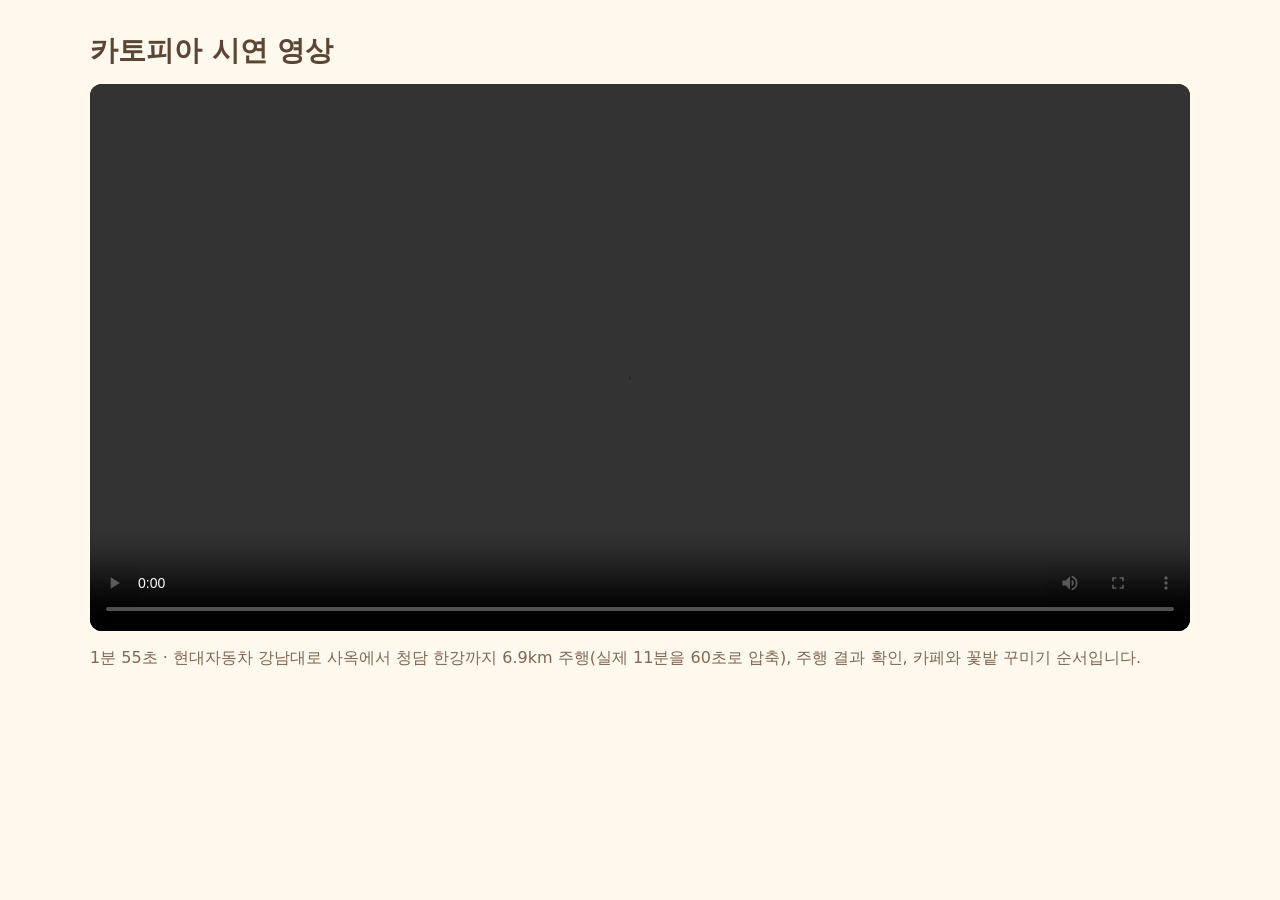
<file: docs/demo/index.html>
<!doctype html>
<html lang="ko">
<meta charset="utf-8">
<meta name="viewport" content="width=device-width, initial-scale=1">
<title>카토피아 시연 영상</title>
<style>
  body { margin: 0; background: #FFF8EC; color: #5B4636; font-family: system-ui, -apple-system, "Apple SD Gothic Neo", "Noto Sans KR", sans-serif; }
  main { max-width: 1100px; margin: 0 auto; padding: 32px 16px 48px; display: grid; gap: 14px; }
  h1 { margin: 0; font-size: 28px; }
  video { width: 100%; aspect-ratio: 1280 / 636; background: #000; border-radius: 12px; }
  p { margin: 0; color: #7E6855; line-height: 1.6; }
</style>
<main>
  <h1>카토피아 시연 영상</h1>
  <video src="cartopia_demo.mp4" controls playsinline preload="metadata"></video>
  <p>1분 55초 · 현대자동차 강남대로 사옥에서 청담 한강까지 6.9km 주행(실제 11분을 60초로 압축), 주행 결과 확인, 카페와 꽃밭 꾸미기 순서입니다.</p>
</main>
</html>
</file>
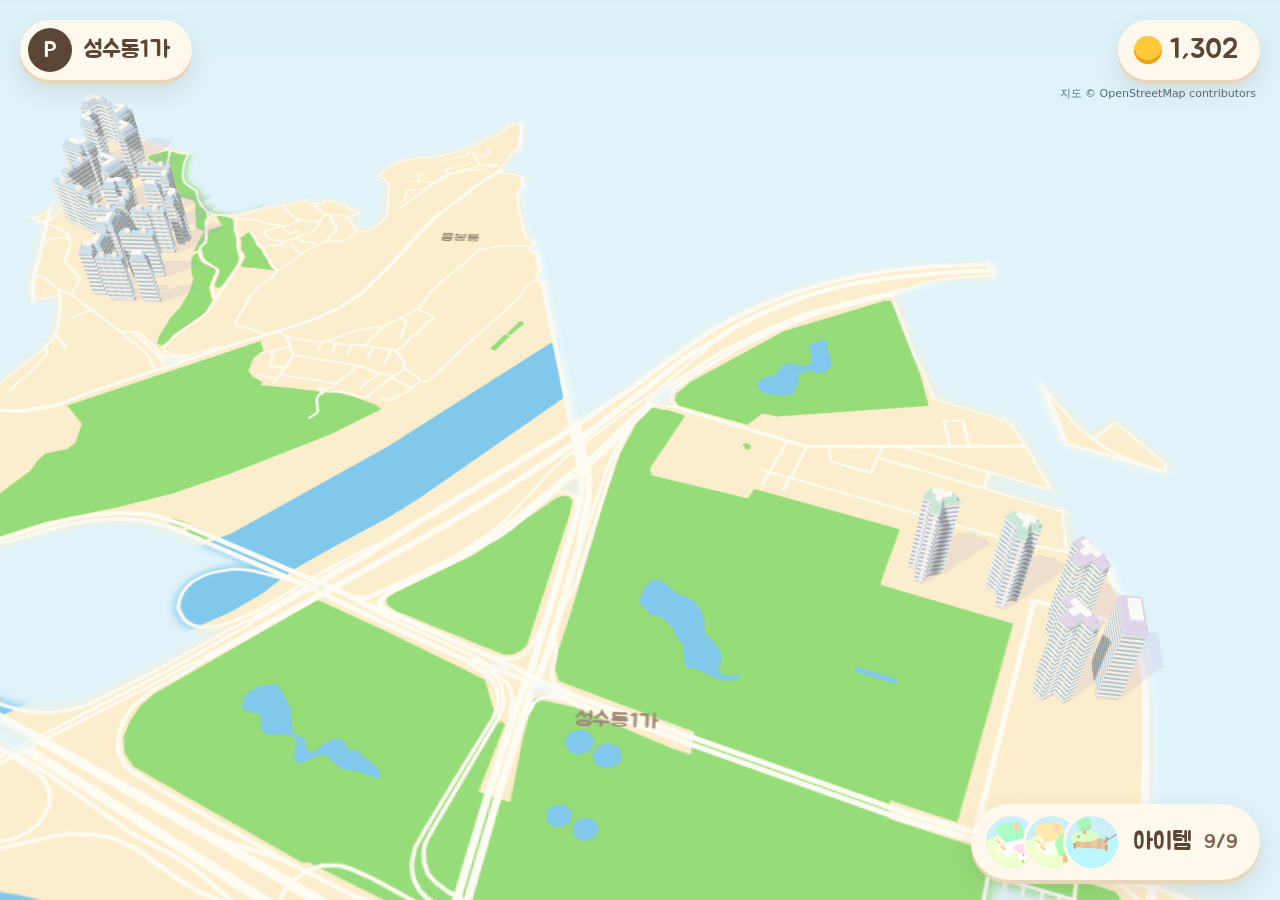
<file: app/src/main/assets/village/index.html>
<!doctype html>
<meta charset="utf-8">
<meta name="viewport" content="width=device-width, initial-scale=1">
<title>카토피아</title>
<link rel="stylesheet" href="village.css">

<div id="stage" aria-label="실제 지도 위에 꾸민 마을"></div>
<div class="credit">지도 © OpenStreetMap contributors</div>

<!-- edit mode (parked) -->
<div id="edit" hidden>
  <header id="top">
    <div id="placePill" class="pill"><div class="gear" aria-label="기어 P">P</div><span class="round" id="placeName"></span></div>
    <div id="miles" class="pill" aria-live="polite"><span class="coin" aria-hidden="true"></span><span class="round" id="milesN">0</span></div>
  </header>
  <div id="tag" class="pill" hidden></div>
  <aside id="panel" class="sheet" aria-live="polite" hidden></aside>
  <section id="drawer" class="sheet" aria-label="꾸미기 아이템" hidden>
    <div class="dhead"><div class="tabs" role="tablist" id="tabs"></div><button type="button" class="icon-btn" id="drawerX" aria-label="닫기"></button></div>
    <div class="cards" id="cards"></div>
  </section>
  <div id="homeBtns">
    <button type="button" id="dexBtn" class="pill"></button>
    <button type="button" id="invBtn" class="pill" aria-label="보관함"></button>
  </div>
  <div id="dock">
    <button type="button" id="demo" class="btn btn-s sm" hidden>주행 체험하기</button>
  </div>
  <div id="note" class="pill" style="opacity: 0" role="status"></div>
</div>

<!-- drive mode -->
<div id="drive" hidden>
  <div id="dgear" class="pill"><div class="gear" aria-label="기어 D">D</div><span class="round" style="font-size: 30px">주행 중</span></div>
  <div id="dpanel" class="sheet">
    <div><div class="l2">탐험 면적</div><div class="round" style="font-size: 64px; line-height: 1.1; color: #2F8F55" id="dNew">0</div></div>
    <div class="hr"></div>
    <div style="display: grid; grid-template-columns: repeat(2, minmax(0, 1fr)); gap: 12px">
      <div><div class="l2">주행 거리</div><div class="big" id="dKm">0.0 km</div></div>
      <div><div class="l2">안전 점수</div><div class="big" id="dScore">100</div></div>
    </div>
  </div>
  <div id="toast" role="status" style="opacity: 0"><svg aria-hidden="true" width="28" height="28" viewBox="0 0 24 24" fill="none" stroke="#9BE7B4" stroke-width="3" stroke-linecap="round"><path d="M12 5v14M5 12h14"/></svg><span id="toastText"></span></div>
</div>

<!-- P: automatic save -->
<div id="saving" hidden>
  <section class="sheet" aria-labelledby="sv-title">
    <div style="display: flex; align-items: center; gap: 14px">
      <div class="gear" aria-label="기어 P">P</div>
      <h2 id="sv-title" class="round" style="margin: 0; font-size: 30px" role="status">주행 기록 저장 중…</h2>
    </div>
  </section>
</div>

<div id="fail" hidden>마을 화면을 표시할 수 없어요. 앱을 다시 실행해 주세요.</div>

<script src="three.min.js"></script>
<script src="OrbitControls.js"></script>
<script src="village.js"></script>
</file>
<file: app/src/main/assets/village/village.css>
/*
 * 카토피아 village page: styles.
 *
 * Palette "theme A": cream sheets (#FFF8EC) with a soft brown drop edge, brown ink (#5B4636),
 * pastel sea (#BEE5F2) for ground not driven yet. Round type is Jua (jua.woff2, OFL).
 * Widths of 900 px and below are the half-screen split the car uses next to the navigation app:
 * there every card docks to the bottom edge at full width.
 */
/* Bundled so the village keeps its look offline in the car (SIL OFL, see jua-OFL.txt). */
@font-face { font-family: 'Jua'; src: url('jua.woff2') format('woff2'); font-display: block; }
/* Theme A: cozy life-sim. Cream panels with a solid bottom shadow, brown ink, leaf-green actions. */
:root {
  color-scheme: light;
  --sea: #BEE5F2;
  --sheet: #FFF8EC;
  --sheet-2: #F6EBD3;
  --edge: #E8D6B8;
  --line: #EADBBD;
  --ink: #5B4636;
  --ink-2: #7E6855;
  --ink-3: #A08B76;
  --leaf: #3FAE6A;
  --leaf-dark: #2E8A51;
  --leaf-soft: #DDF3E3;
  --mile: #FFC93C;
  --warn: #C2410C;
  --sans: 'Noto Sans KR', 'Apple SD Gothic Neo', 'Malgun Gothic', system-ui, sans-serif;
  --round: 'Jua', 'Noto Sans KR', 'Apple SD Gothic Neo', 'Malgun Gothic', system-ui, sans-serif;
}
html, body { height: 100%; }
[hidden] { display: none !important; }
body { margin: 0; background: var(--sea); color: var(--ink); font-family: var(--sans); overflow: hidden; -webkit-user-select: none; user-select: none; -webkit-touch-callout: none; font-variant-numeric: tabular-nums; }
#stage { position: fixed; inset: 0; }
#stage canvas { display: block; width: 100%; height: 100%; touch-action: none; }
button { font-family: inherit; color: inherit; cursor: pointer; }
button:focus-visible, input:focus-visible { outline: 3px solid var(--ink); outline-offset: 2px; }
.round { font-family: var(--round); font-weight: 400; }
.cap { font-size: 15px; color: var(--ink-2); }
.pill { background: var(--sheet); border-radius: 999px; box-shadow: 0 4px 0 var(--edge), 0 10px 24px rgb(91 70 54 / .14); }
.sheet { background: var(--sheet); border-radius: 32px; box-shadow: 0 6px 0 var(--edge), 0 16px 32px rgb(91 70 54 / .16); }
.btn { height: 64px; border: 0; border-radius: 32px; font: 400 21px var(--round); padding: 0 22px; display: flex; align-items: center; justify-content: center; gap: 8px; }
.btn-p { background: var(--leaf); color: #FFFFFF; box-shadow: 0 6px 0 var(--leaf-dark); }
.btn-p:active { transform: translateY(3px); box-shadow: 0 3px 0 var(--leaf-dark); }
.btn-p[disabled] { background: var(--sheet-2); color: var(--ink-3); box-shadow: none; cursor: default; }
.btn-s { background: var(--sheet-2); color: var(--ink); box-shadow: 0 4px 0 #E3CFA9; }
.btn-s:active { transform: translateY(2px); box-shadow: 0 2px 0 #E3CFA9; }
.btn-s.sm { height: 56px; font-size: 18px; border-radius: 28px; }
.icon-btn { width: 56px; height: 56px; border: 0; border-radius: 50%; background: var(--sheet-2); display: flex; align-items: center; justify-content: center; box-shadow: 0 3px 0 #E3CFA9; }
.icon-btn[disabled] { opacity: .45; cursor: default; }
.row { display: flex; align-items: center; gap: 14px; min-height: 72px; padding: 0 16px; border: 0; border-radius: 22px; background: #FFFFFF; box-shadow: 0 3px 0 #EFE2CC; text-align: left; width: 100%; }
.ic { width: 44px; height: 44px; border-radius: 14px; display: flex; align-items: center; justify-content: center; flex: none; }
.bar { height: 12px; border-radius: 6px; background: #F1E4CC; overflow: hidden; }
.bar > i { display: block; height: 100%; border-radius: 6px; background: #5CC27E; }
.chip { display: inline-flex; align-items: center; height: 30px; padding: 0 12px; border-radius: 15px; background: var(--sheet-2); font-size: 14px; font-weight: 700; color: var(--ink-2); }
.chip.green { background: var(--leaf-soft); color: #2F7F50; }
.chip.blue { background: #DCEFFA; color: #2C6E91; }
.chip .dot { width: 10px; height: 10px; border-radius: 5px; margin-right: 6px; flex: none; }
.ln { display: flex; justify-content: space-between; gap: 12px; font-size: 17px; padding: 3px 0; }
.ln span:first-child { color: var(--ink-2); }
.hr { height: 2px; background: var(--line); border-radius: 1px; }
/* trip summary: results only, no arithmetic */
.stats { display: grid; grid-template-columns: repeat(2, minmax(0, 1fr)); gap: 10px; }
.stats > div { background: #FFFFFF; border-radius: 18px; padding: 10px 14px; display: flex; flex-direction: column; gap: 0; box-shadow: 0 3px 0 #EFE2CC; }
.stats > div:last-child:nth-child(odd) { grid-column: 1 / -1; } /* three figures: the last one takes the whole row */
.stats .cap { font-size: 14px; }
.stats b { font-size: 30px; font-weight: 400; line-height: 1.2; white-space: nowrap; }
.stats b small { font-size: 17px; margin-left: 3px; color: var(--ink-2); }
.sumhead { display: flex; align-items: center; gap: 10px; }
.sumhead .coin { width: 38px; height: 38px; box-shadow: inset 0 -5px 0 #E8A417; }
.sumhead .round { font-size: 50px; line-height: 1.05; }
.sumhead .unit { font-size: 26px; color: var(--ink-2); align-self: flex-end; padding-bottom: 6px; }


/* item pictures in a row (home 아이템 list, trip summary) and growth stage dots */
.gain { display: flex; flex-direction: column; gap: 8px; }
.dex { display: grid; grid-template-columns: repeat(auto-fill, minmax(56px, 1fr)); gap: 8px; }
.dx { position: relative; aspect-ratio: 1; border-radius: 14px; overflow: hidden; background: linear-gradient(180deg, #CDEFFB 0%, #EAF8FD 55%, #FFF4DA 100%); display: flex; align-items: center; justify-content: center; color: #2F8F55; box-shadow: 0 2px 0 #EFE2CC; }
.dx.more { font-size: 20px; color: var(--ink-2); background: var(--sheet-2); }
.dex.big { grid-template-columns: repeat(3, minmax(0, 1fr)); gap: 12px; }
.dxi { display: flex; flex-direction: column; align-items: center; gap: 4px; }
.dxi .dx { width: 100%; aspect-ratio: 4 / 3; }
.dxi .round { font-size: 17px; }
.dxi .dx.off + .round { color: var(--ink-3); }
.dx img { width: 100%; height: 100%; object-fit: cover; display: block; }
.dx.off img { filter: grayscale(1) brightness(1.15); opacity: .35; }
.dx .pips { position: absolute; left: 50%; bottom: 4px; transform: translateX(-50%); background: rgb(255 248 236 / .9); padding: 3px 5px; border-radius: 8px; }
.pips { display: inline-flex; gap: 4px; align-items: center; flex: none; }
.pips i { width: 9px; height: 9px; border-radius: 50%; background: #E9DAC0; }
.pips i.on { background: #5CC27E; }
.grow { display: flex; align-items: center; gap: 12px; border-radius: 22px; background: #FFFFFF; padding: 14px 16px; box-shadow: 0 3px 0 #EFE2CC; }

/* preview buttons: a column in the side panel, one row in a split window */
.pv-act { display: flex; flex-direction: column; gap: inherit; }

/* edit mode */
#top { position: fixed; left: 20px; right: 20px; top: calc(20px + env(safe-area-inset-top, 0px)); height: 60px; display: flex; justify-content: space-between; pointer-events: none; }
#top > * { pointer-events: auto; }
#placePill { height: 60px; padding: 0 22px 0 8px; display: flex; align-items: center; gap: 12px; }
#placePill .gear { width: 44px; height: 44px; font-size: 22px; }
#placeName { font-size: 24px; white-space: nowrap; }
#placeName:empty { display: none; }
#placePill:has(#placeName:empty) { padding-right: 8px; }
.gear { width: 48px; height: 48px; border-radius: 50%; background: var(--ink); color: var(--sheet); font: 400 24px var(--round); display: flex; align-items: center; justify-content: center; flex: none; }
#miles { height: 60px; padding: 0 22px 0 16px; display: flex; align-items: center; gap: 8px; }
#miles .coin { width: 28px; height: 28px; }
#milesN { font-size: 28px; }
.coin { width: 24px; height: 24px; border-radius: 50%; background: var(--mile); box-shadow: inset 0 -4px 0 #E8A417; flex: none; }
#panel { position: fixed; box-sizing: border-box; display: flex; flex-direction: column; gap: 14px; }
#panel > * { flex-shrink: 0; } /* never squash a button; the panel scrolls instead */
/* after a drive: a large card on the left, the explored map beside it */
#panel.side { left: 24px; top: calc(24px + env(safe-area-inset-top, 0px)); max-height: calc(100% - 48px); width: 540px; padding: 26px; gap: 18px; overflow-y: auto; }
body[data-view="summary"] #placePill { visibility: hidden; }
/* a card that follows the picked item on the map (placed by placeFloats) */
#panel.float { width: 360px; padding: 18px; left: 0; top: 0; }
#panel.float::before { content: ""; position: absolute; top: 50%; left: -12px; margin-top: -11px; border: 11px solid transparent; border-left: 0; border-right: 13px solid var(--sheet); }
#panel.float.flip::before { left: auto; right: -12px; border-right: 0; border-left: 13px solid var(--sheet); }
/* preview and move: one row at the bottom */
#panel.strip { left: 50%; bottom: 24px; transform: translateX(-50%); flex-direction: row; align-items: center; gap: 14px; padding: 12px 12px 12px 14px; white-space: nowrap; }
#panel.strip .btn { height: 60px; font-size: 20px; }
/* the item list above the bottom-right buttons */
#panel.pop { right: 20px; bottom: 112px; width: 400px; padding: 20px; }
#drawer { position: fixed; left: 20px; right: 20px; bottom: 20px; height: 230px; box-sizing: border-box; padding: 14px 16px 0; display: flex; flex-direction: column; gap: 10px; }
.dhead { display: flex; align-items: center; gap: 10px; }
.dhead .tabs { flex: 1 1 auto; min-width: 0; }
.dhead .icon-btn { width: 48px; height: 48px; flex: none; }
.tabs { display: flex; gap: 6px; overflow-x: auto; flex: none; }
.tab { height: 48px; padding: 0 18px; border: 0; border-radius: 24px; background: var(--sheet-2); font: 400 18px var(--round); white-space: nowrap; }
.tab[aria-selected="true"] { background: var(--ink); color: var(--sheet); }
.cards { display: flex; gap: 10px; overflow-x: auto; padding: 4px 2px 16px; }
.card { flex: none; width: 164px; height: 168px; box-sizing: border-box; border: 0; border-radius: 22px; background: #FFFFFF; padding: 12px 14px; display: flex; flex-direction: column; gap: 2px; text-align: left; box-shadow: 0 3px 0 #EFE2CC; }
.card[aria-pressed="true"] { outline: 3px solid var(--leaf); background: #F2FAF3; }
.card.dim { opacity: .55; }
/* the chosen card opens up with its own button */
.card.wide { width: 316px; flex-direction: row; gap: 12px; padding: 10px; outline: 3px solid var(--leaf); background: #F2FAF3; }
.card.wide .wbody { display: flex; flex-direction: column; justify-content: space-between; flex: 1 1 auto; min-width: 0; gap: 6px; }
.card.wide .cta { height: 54px; font-size: 19px; padding: 0 12px; }
.card.wide .cta .coin { width: 18px; height: 18px; box-shadow: inset 0 -3px 0 #E8A417; }
.thumb { position: relative; flex: none; border-radius: 16px; background: linear-gradient(180deg, #CDEFFB 0%, #EAF8FD 55%, #FFF4DA 100%); color: #2F8F55; display: flex; align-items: center; justify-content: center; overflow: hidden; }
.thumb img { width: 100%; height: 100%; object-fit: cover; display: block; pointer-events: none; }
.card .top { display: flex; align-items: center; justify-content: space-between; gap: 6px; margin-top: 6px; align-self: stretch; width: 100%; } /* the car WebView doesn't stretch rows inside a button */
.card .price { display: flex; align-items: center; gap: 4px; font: 400 16px var(--round); color: var(--ink); white-space: nowrap; }
.card .price .coin { width: 16px; height: 16px; box-shadow: inset 0 -3px 0 #E8A417; }
.card .thumb { align-self: stretch; }
.card .nm { font: 400 19px var(--round); color: var(--ink); }
.card .badge { margin-top: auto; align-self: flex-start; font-size: 12px; font-weight: 700; padding: 3px 9px; border-radius: 8px; background: var(--sheet-2); color: var(--ink-2); }
.card .badge.ok { background: var(--leaf-soft); color: #2F7F50; }
#dock { position: fixed; left: 20px; bottom: 20px; display: flex; gap: 12px; }
#demo { height: 60px; }
#homeBtns { position: fixed; right: 20px; bottom: 20px; display: flex; gap: 12px; }
#homeBtns[hidden] { display: none; }
#dexBtn { height: 76px; padding: 0 22px 0 12px; border: 0; display: flex; align-items: center; gap: 12px; color: var(--ink); }
#dexBtn .stack { display: flex; }
#dexBtn .stack img { width: 52px; height: 52px; border-radius: 50%; object-fit: cover; border: 3px solid var(--sheet); background: #CDEFFB; }
#dexBtn .stack img + img { margin-left: -18px; }
#invBtn { position: relative; width: 76px; height: 76px; border: 0; display: flex; align-items: center; justify-content: center; color: #7C4DCC; }
#invBtn .n { position: absolute; right: 4px; top: 4px; min-width: 24px; height: 24px; border-radius: 12px; background: #7C4DCC; color: #FFFFFF; font: 400 15px var(--round); display: flex; align-items: center; justify-content: center; }
#tag { position: fixed; left: 0; top: 0; transform: translate(-50%, -100%); height: 52px; padding: 0 20px; display: flex; align-items: center; gap: 10px; white-space: nowrap; pointer-events: none; }
#tag::after { content: ""; position: absolute; left: 50%; bottom: -11px; margin-left: -10px; border: 10px solid transparent; border-bottom: 0; border-top: 12px solid var(--sheet); }
#tag .dot { width: 12px; height: 12px; border-radius: 6px; flex: none; }
#tag b { font: 400 20px var(--round); color: var(--ink-2); }
#tag.warn { color: var(--warn); }
/* the summary's four figures in one row */
.figs { display: grid; border-top: 2px solid var(--line); border-bottom: 2px solid var(--line); padding: 14px 0; }
.figs > div { display: flex; flex-direction: column; align-items: center; gap: 2px; }
.figs > div + div { border-left: 2px solid var(--line); }
.figs b { font: 400 36px var(--round); line-height: 1.1; white-space: nowrap; }
.figs b small { font-size: 19px; margin-left: 2px; color: var(--ink-2); }
.figs b.area { color: #2E8A51; }
.figs b.area small { color: #2E8A51; }
.figs span { font-size: 15px; color: var(--ink-2); }
#note { position: fixed; left: 50%; top: 104px; transform: translateX(-50%); padding: 12px 22px; font: 400 18px var(--round); white-space: nowrap; transition: opacity .3s; }

/* drive mode */
#dgear { position: fixed; left: 24px; top: 24px; padding: 10px 26px 10px 10px; display: flex; align-items: center; gap: 14px; }
#dgear .gear { width: 56px; height: 56px; font-size: 30px; }
#dpanel { position: fixed; right: 24px; top: 24px; width: 340px; box-sizing: border-box; padding: 24px 28px; display: flex; flex-direction: column; gap: 16px; }
.l2 { font-size: 24px; color: var(--ink-2); }
.big { font: 400 32px var(--round); }
#toast { position: fixed; left: 50%; bottom: 32px; transform: translateX(-50%); display: flex; align-items: center; gap: 14px; background: var(--ink); color: var(--sheet); border-radius: 999px; padding: 16px 30px; font: 400 26px var(--round); white-space: nowrap; box-shadow: 0 8px 24px rgb(91 70 54 / .3); transition: opacity .4s; }

/* saving */
#saving { position: fixed; inset: 0; background: rgb(255 248 236 / .55); display: flex; align-items: center; justify-content: center; }
#saving .sheet { width: 560px; box-sizing: border-box; padding: 34px 40px; display: flex; flex-direction: column; gap: 20px; }
.credit { position: fixed; left: 16px; bottom: 4px; font-size: 11px; color: #4F6E7A; pointer-events: none; }
body.edit .credit { left: auto; right: 24px; bottom: auto; top: calc(86px + env(safe-area-inset-top, 0px)); }
#fail { position: fixed; inset: 0; display: grid; place-items: center; padding: 24px; text-align: center; color: var(--ink-2); background: var(--sea); font-size: 18px; }

/* one window of a split screen, next to the navigation app (Pleos runs two apps side by side, each in portrait) */
@media (max-width: 900px) {
  #top { left: 12px; right: 12px; top: calc(12px + env(safe-area-inset-top, 0px)); height: 52px; }
  #placePill { height: 52px; padding-left: 6px; }
  #placePill .gear { width: 40px; height: 40px; font-size: 20px; }
  #placeName { font-size: 20px; }
  #miles { height: 52px; padding: 0 16px 0 12px; }
  #milesN { font-size: 22px; }
  #drawer { left: 12px; right: 12px; bottom: 12px; height: 226px; }
  /* cards sit at the bottom, full width, instead of beside the map */
  #panel.side, #panel.float, #panel.strip { left: 12px; right: 12px; bottom: 12px; top: auto; width: auto; transform: none; }
  #panel.side { max-height: calc(100% - 84px); padding: 18px; gap: 12px; }
  #panel.float::before { display: none; }
  #panel.strip { flex-wrap: wrap; white-space: normal; }
  #panel.strip .btn { flex: 1 1 auto; }
  #panel.pop { right: 12px; left: 12px; width: auto; bottom: 100px; max-height: calc(100% - 180px); overflow-y: auto; padding: 14px; }
  .dex.big { grid-template-columns: repeat(5, minmax(0, 1fr)); gap: 8px; }
  .dxi .round { font-size: 14px; }
  .sumhead .round { font-size: 42px; }
  .figs { grid-template-columns: repeat(2, minmax(0, 1fr)) !important; row-gap: 10px; }
  .figs > div:nth-child(odd) { border-left: 0; }
  #homeBtns { right: 12px; bottom: 12px; }
  #dock { top: auto; bottom: 12px; left: 12px; }
  #demo { height: 52px; }
  #note { top: 76px; }
  body.edit .credit { left: auto; right: 16px; bottom: auto; top: calc(68px + env(safe-area-inset-top, 0px)); }
  body.drive .credit { left: auto; right: 12px; }
  #saving .sheet { width: auto; max-width: calc(100vw - 32px); }

  #dgear { left: 12px; top: auto; bottom: 16px; padding: 6px 20px 6px 6px; gap: 10px; }
  #dgear .gear { width: 44px; height: 44px; font-size: 24px; }
  #dgear .round { font-size: 24px !important; }
  #dpanel { left: 12px; right: 12px; top: 12px; width: auto; padding: 16px 20px; gap: 10px; border-radius: 26px; }
  #dpanel .l2 { font-size: 20px; }
  #dNew { font-size: 52px !important; }
  #dpanel .big { font-size: 28px; }
  #dpanel .hr { display: none; }
  #dpanel { display: grid; grid-template-columns: repeat(2, minmax(0, 1fr)); column-gap: 16px; }
  #dpanel > :first-child { grid-column: 1 / -1; }
  #dpanel > div[style*="grid"] { display: contents !important; }
  #toast { bottom: 84px; max-width: calc(100vw - 32px); font-size: 22px; padding: 12px 22px; white-space: normal; }
}
</file>
